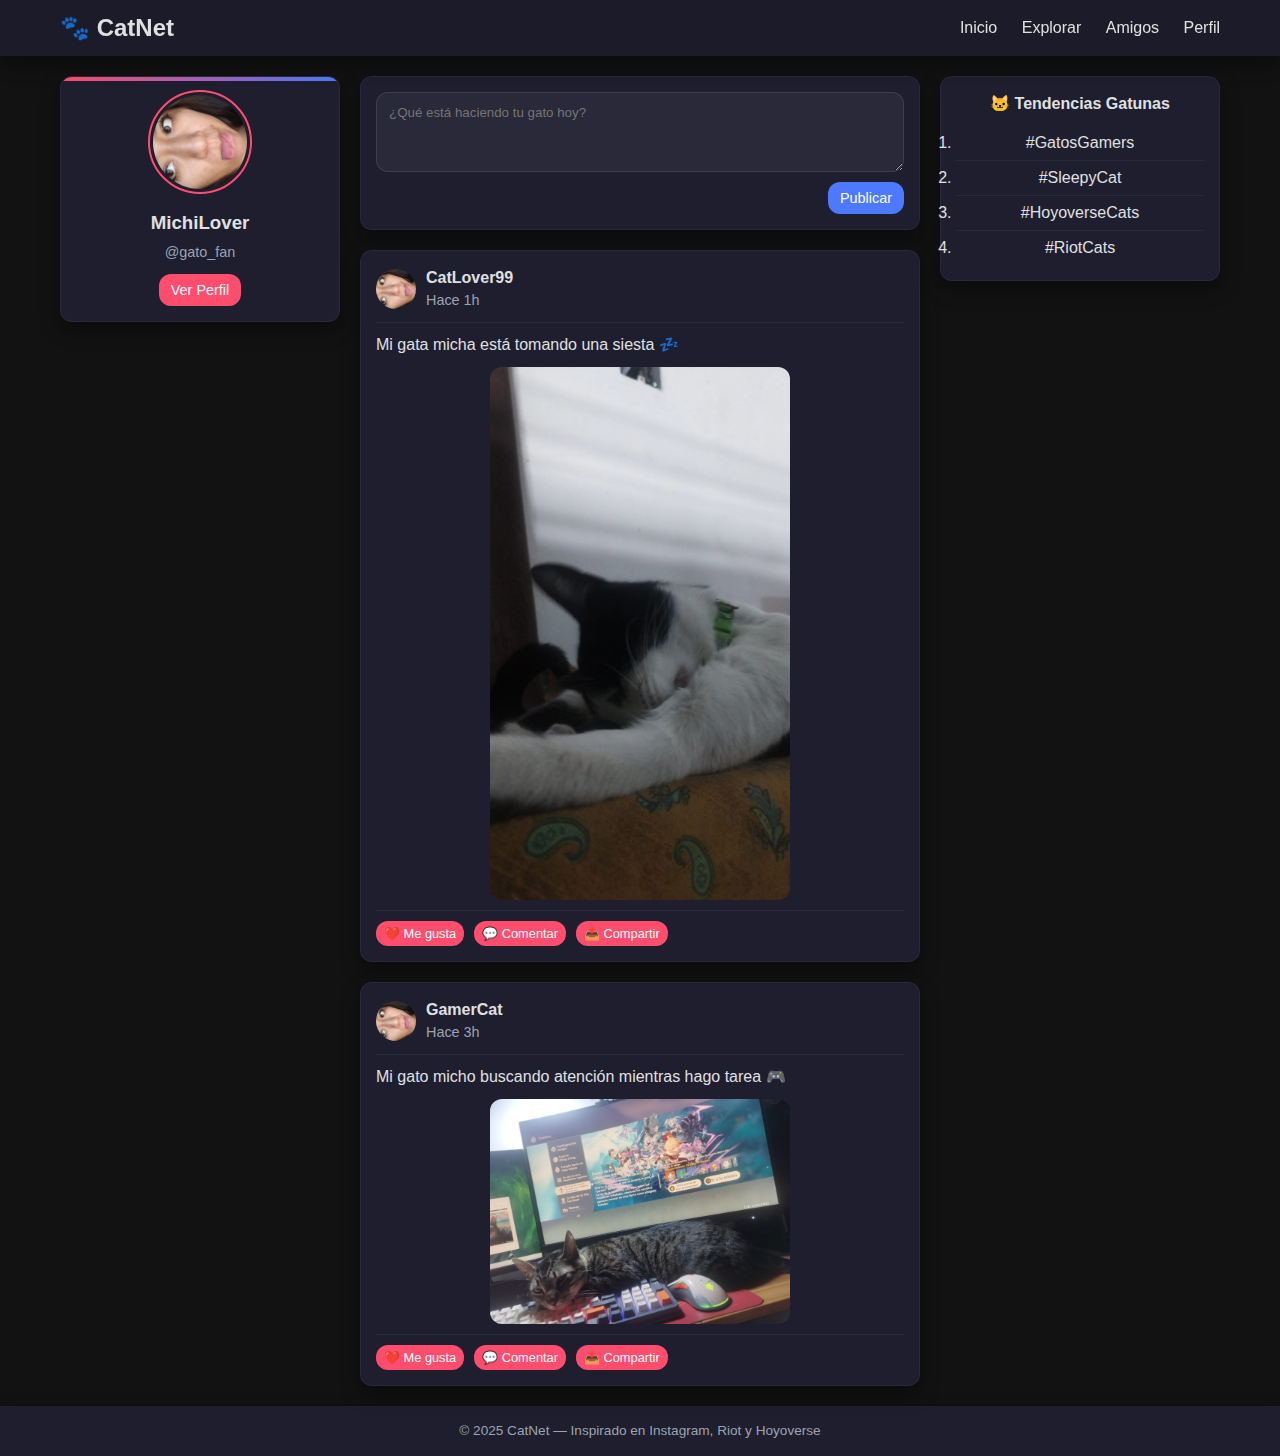
<file: index.html>
<!DOCTYPE html>
<html lang="es">
<head>
  <meta charset="UTF-8">
  <meta name="viewport" content="width=device-width, initial-scale=1.0">
  <title>CatNet - Red Social de Gatos</title>
  <link rel="stylesheet" href="styles.css">
</head>
<body>
  <!-- Barra superior -->
  <header class="topbar">
    <div class="container">
      <div class="logo">🐾 CatNet</div>
      <nav>
        <a href="#">Inicio</a>
        <a href="#">Explorar</a>
        <a href="#">Amigos</a>
        <a href="#">Perfil</a>
      </nav>
    </div>
  </header>

  <!-- Layout principal -->
  <main class="container layout">
    <!-- Sidebar -->
    <aside class="sidebar">
      <div class="card profile">
        <img src="images/avatar.jpg" alt="avatar" class="avatar">
        <h3>MichiLover</h3>
        <p class="muted">@gato_fan</p>
        <button class="btn">Ver Perfil</button>
      </div>
    </aside>

    <!-- Feed -->
    <section class="feed">
      <!-- Crear post -->
      <div class="card post-creator">
        <textarea placeholder="¿Qué está haciendo tu gato hoy?"></textarea>
        <button class="btn primary">Publicar</button>
      </div>

      <!-- Post ejemplo -->
      <article class="card post">
        <header class="post-header">
          <img src="images/avatar.jpg" alt="avatar" class="avatar-sm">
          <div>
            <strong>CatLover99</strong>
            <p class="muted">Hace 1h</p>
          </div>
        </header>
        <p>Mi gata micha está tomando una siesta 💤</p>
        <img src="images/gato1.jpg" alt="foto de gato" class="post-img">
        <div class="post-actions">
          <button class="btn small">❤️ Me gusta</button>
          <button class="btn small">💬 Comentar</button>
          <button class="btn small">📤 Compartir</button>
        </div>
      </article>

      <article class="card post">
        <header class="post-header">
          <img src="images/avatar.jpg" alt="avatar" class="avatar-sm">
          <div>
            <strong>GamerCat</strong>
            <p class="muted">Hace 3h</p>
          </div>
        </header>
        <p>Mi gato micho buscando atención mientras hago tarea 🎮</p>
        <img src="images/gato3.jpg" alt="foto de gato" class="post-img">
        <div class="post-actions">
          <button class="btn small">❤️ Me gusta</button>
          <button class="btn small">💬 Comentar</button>
          <button class="btn small">📤 Compartir</button>
        </div>
      </article>
    </section>

    <!-- Tendencias -->
    <aside class="trending">
      <div class="card">
        <h4>🐱 Tendencias Gatunas</h4>
        <ol>
          <li>#GatosGamers</li>
          <li>#SleepyCat</li>
          <li>#HoyoverseCats</li>
          <li>#RiotCats</li>
        </ol>
      </div>
    </aside>
  </main>

  <!-- Footer -->
  <footer class="footer muted">© 2025 CatNet — Inspirado en Instagram, Riot y Hoyoverse</footer>
</body>
</html>
</file>
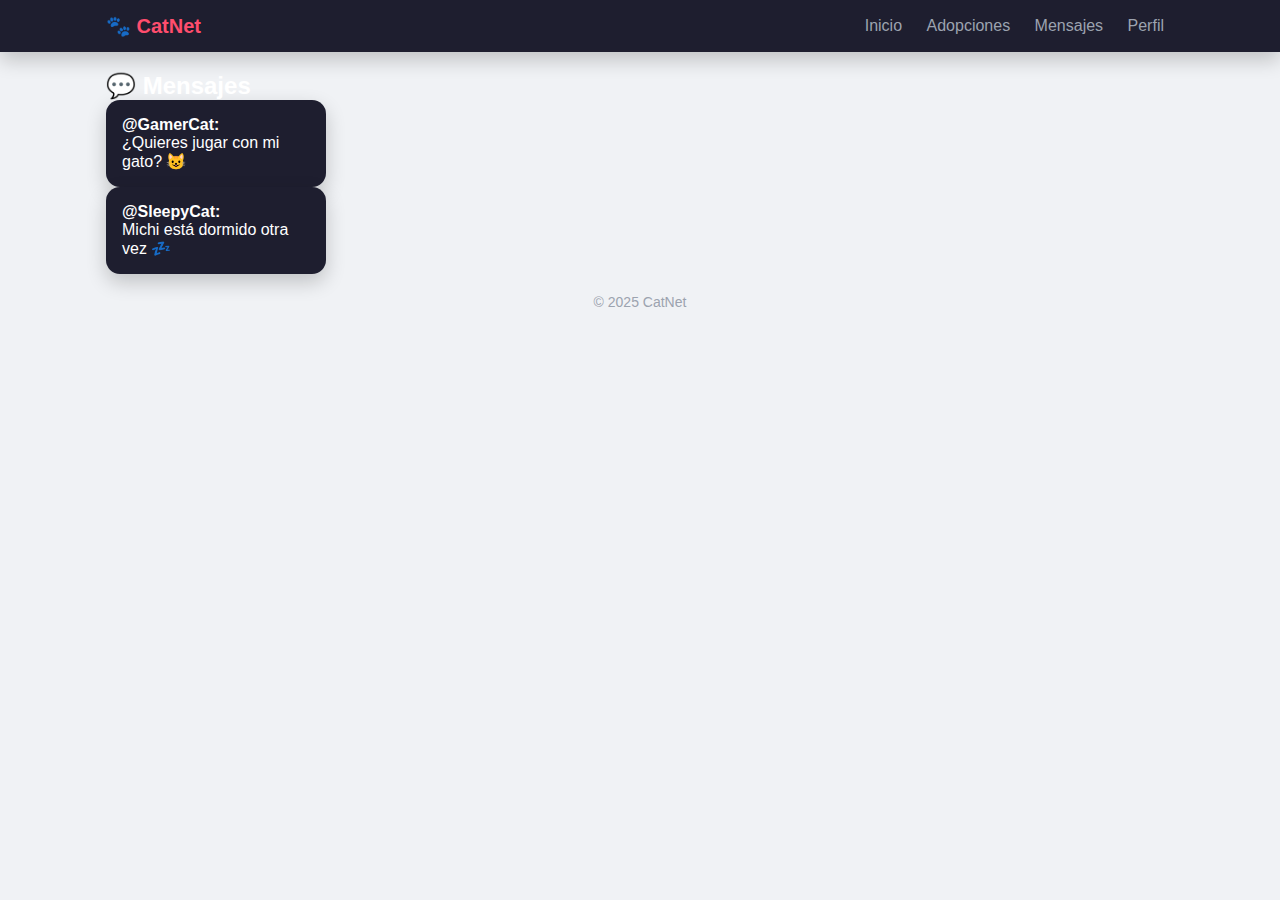
<file: pages/mensajes.html>
<!DOCTYPE html>
<html lang="es">
<head>
  <meta charset="UTF-8">
  <meta name="viewport" content="width=device-width, initial-scale=1.0">
  <title>CatNet - Mensajes</title>
  <link rel="stylesheet" href="../css/styles.css">
</head>
<body>
  <!-- Barra superior -->
  <header class="topbar">
    <div class="container">
      <div class="logo">🐾 CatNet</div>
      <nav>
        <a href="index.html">Inicio</a>
        <a href="adopciones.html">Adopciones</a>
        <a href="mensajes.html" class="active">Mensajes</a>
        <a href="perfil.html">Perfil</a>
      </nav>
    </div>
  </header>

  <!-- Layout principal -->
  <main class="container layout">
    <section class="feed">
      <h2>💬 Mensajes</h2>

      <div class="card">
        <strong>@GamerCat:</strong>
        <p>¿Quieres jugar con mi gato? 😺</p>
      </div>

      <div class="card">
        <strong>@SleepyCat:</strong>
        <p>Michi está dormido otra vez 💤</p>
      </div>
    </section>
  </main>

  <footer class="footer muted">© 2025 CatNet</footer>
</body>
</html>
</file>
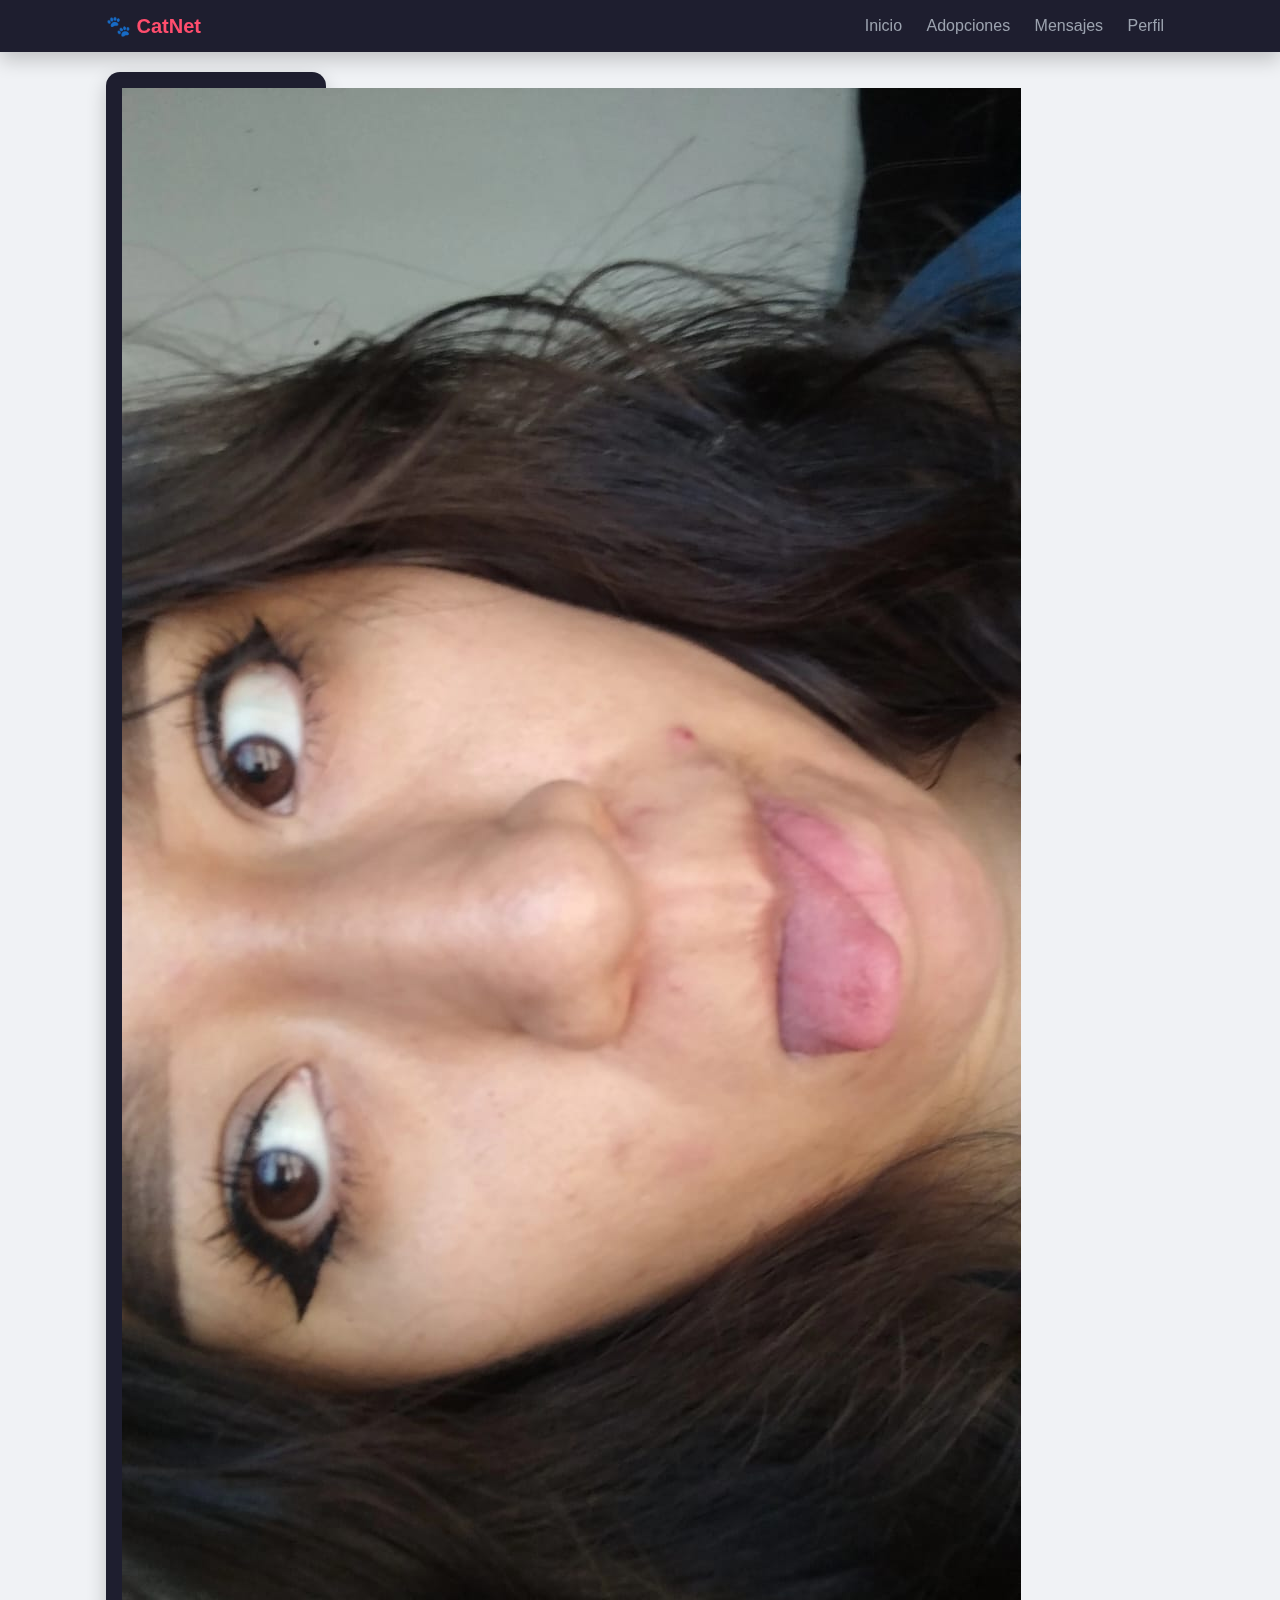
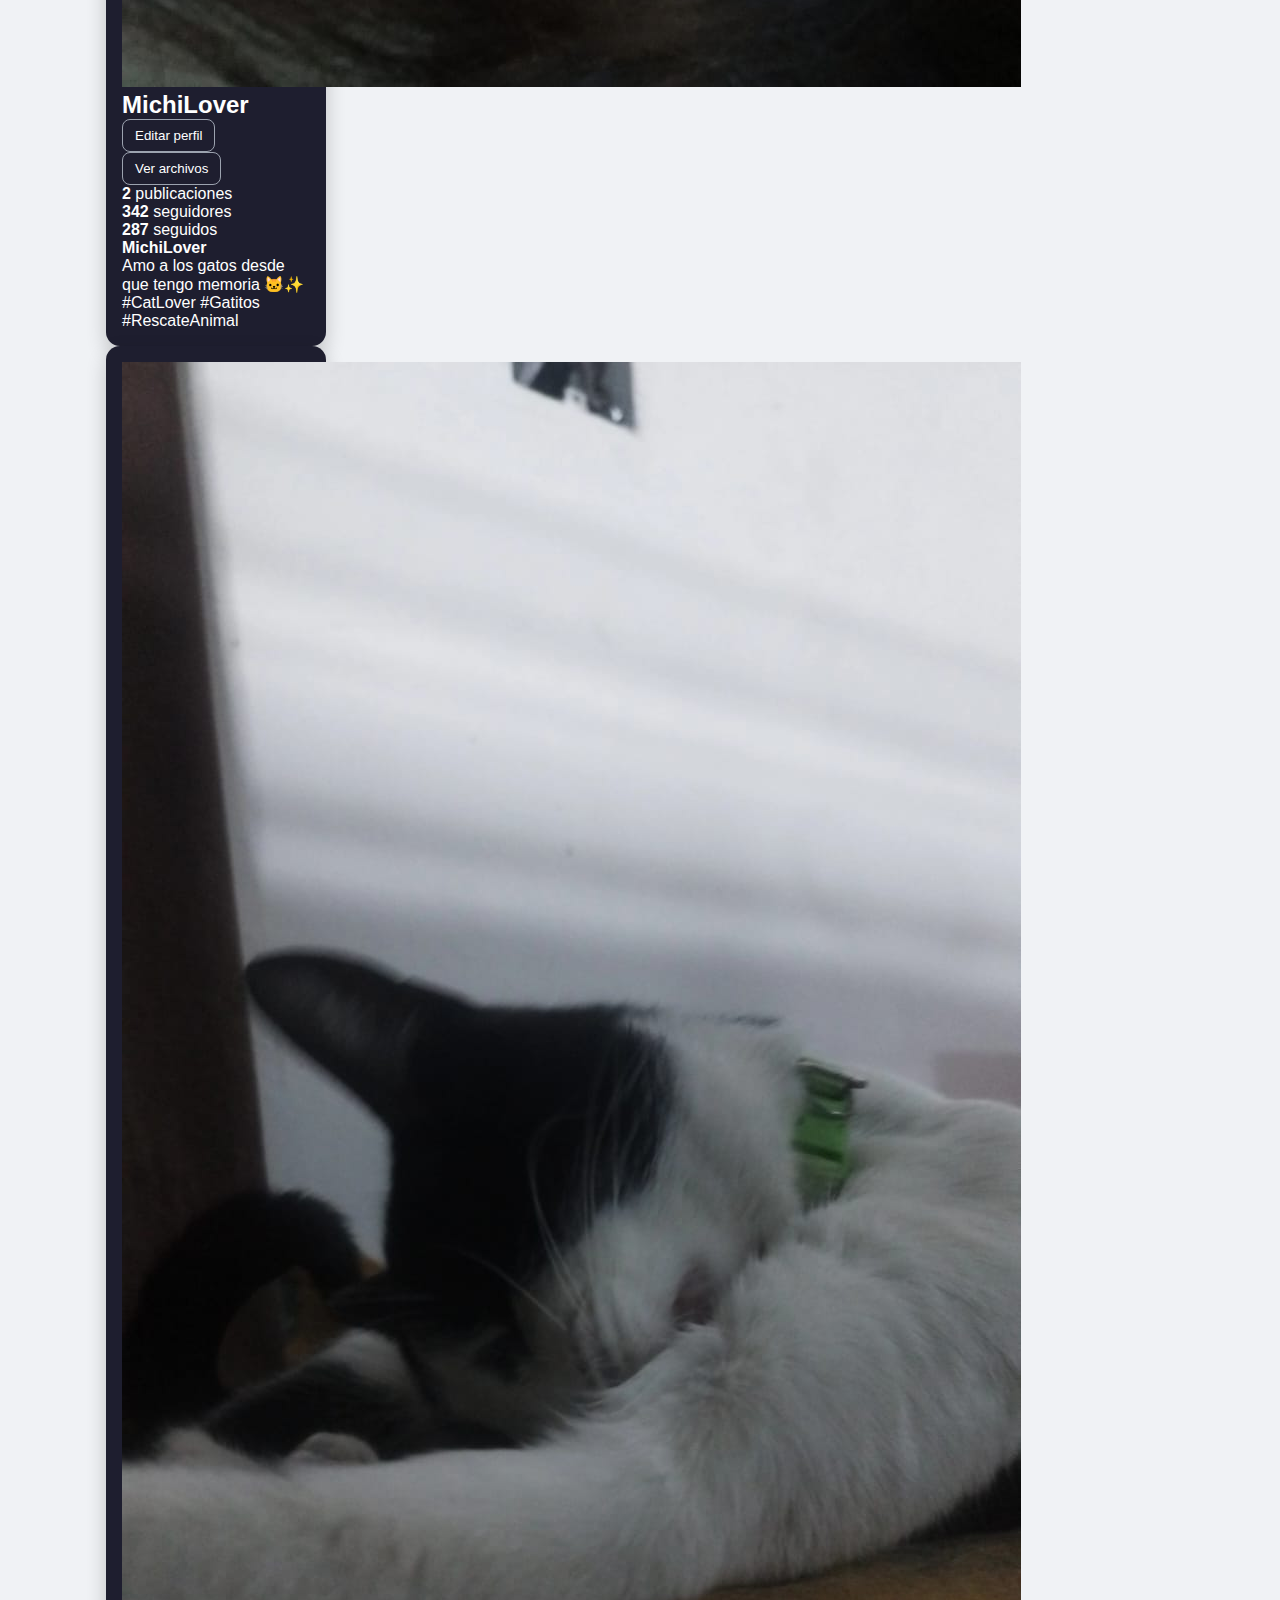
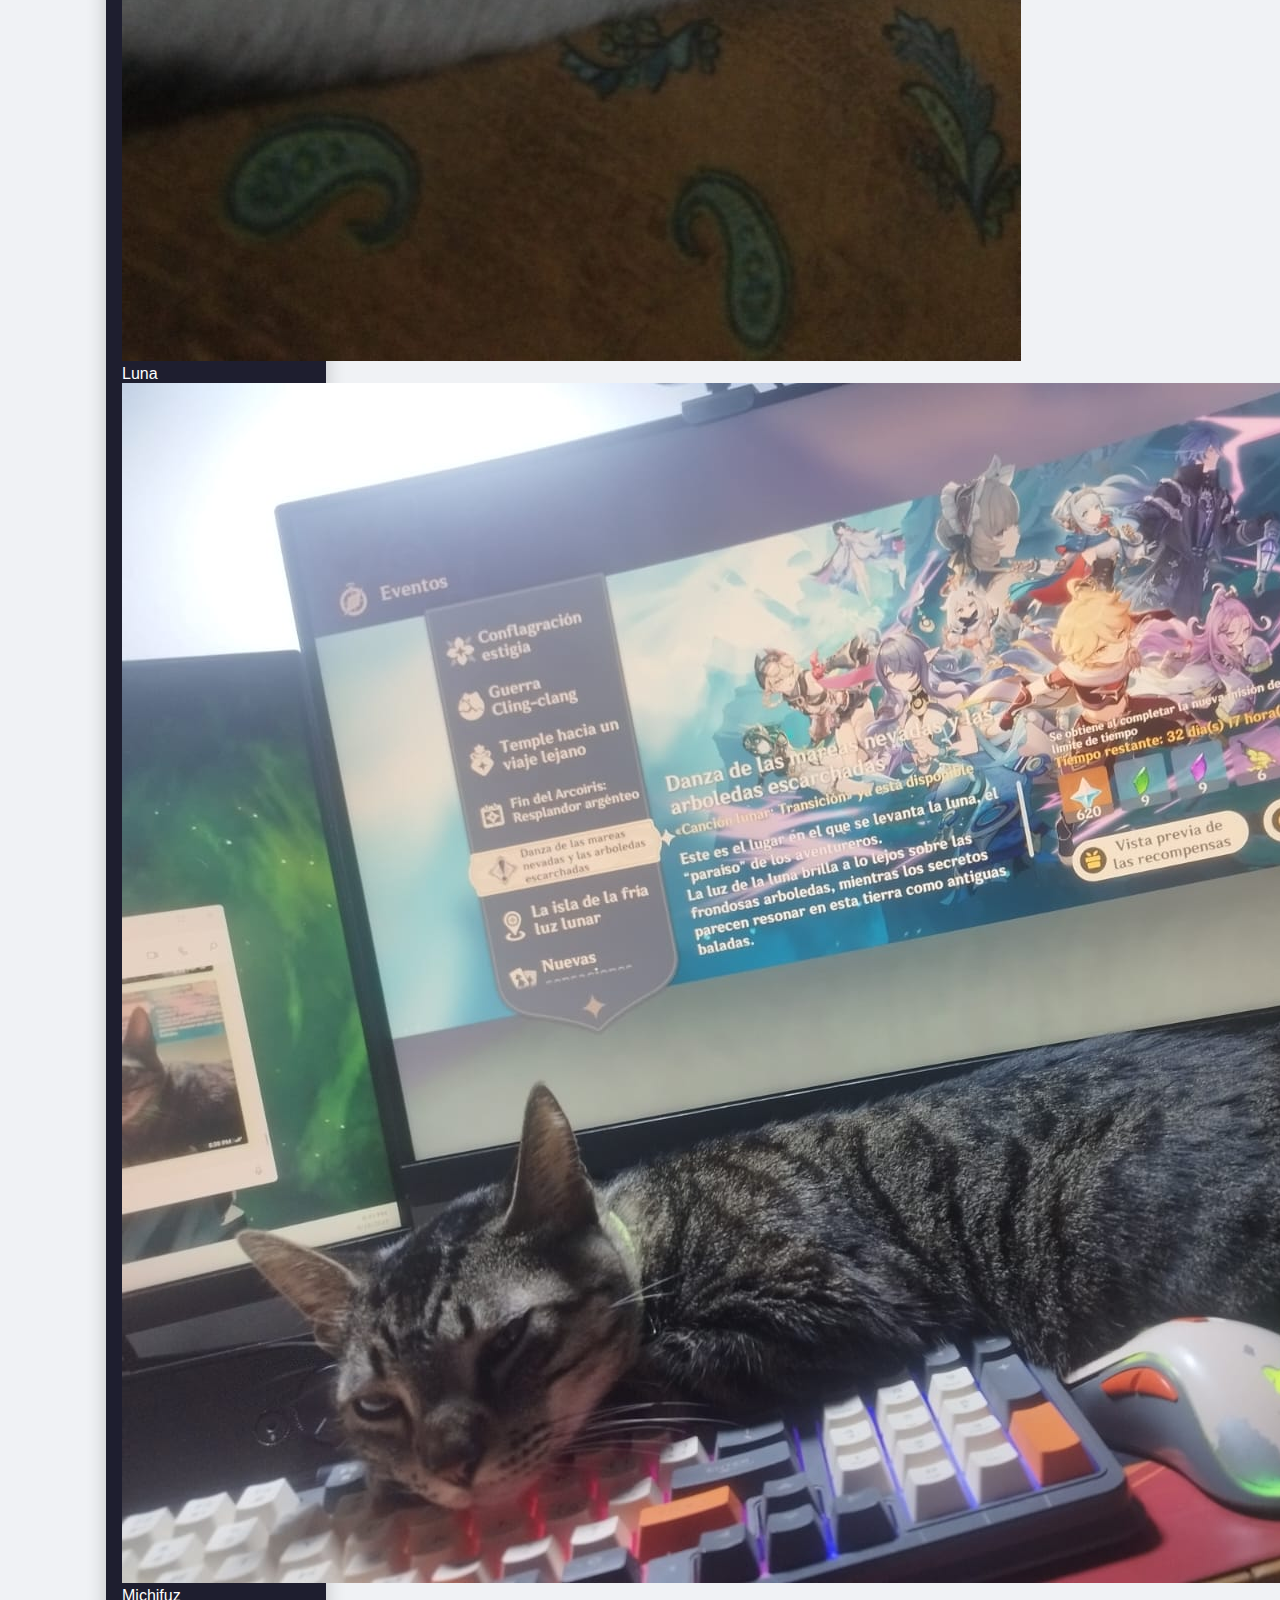
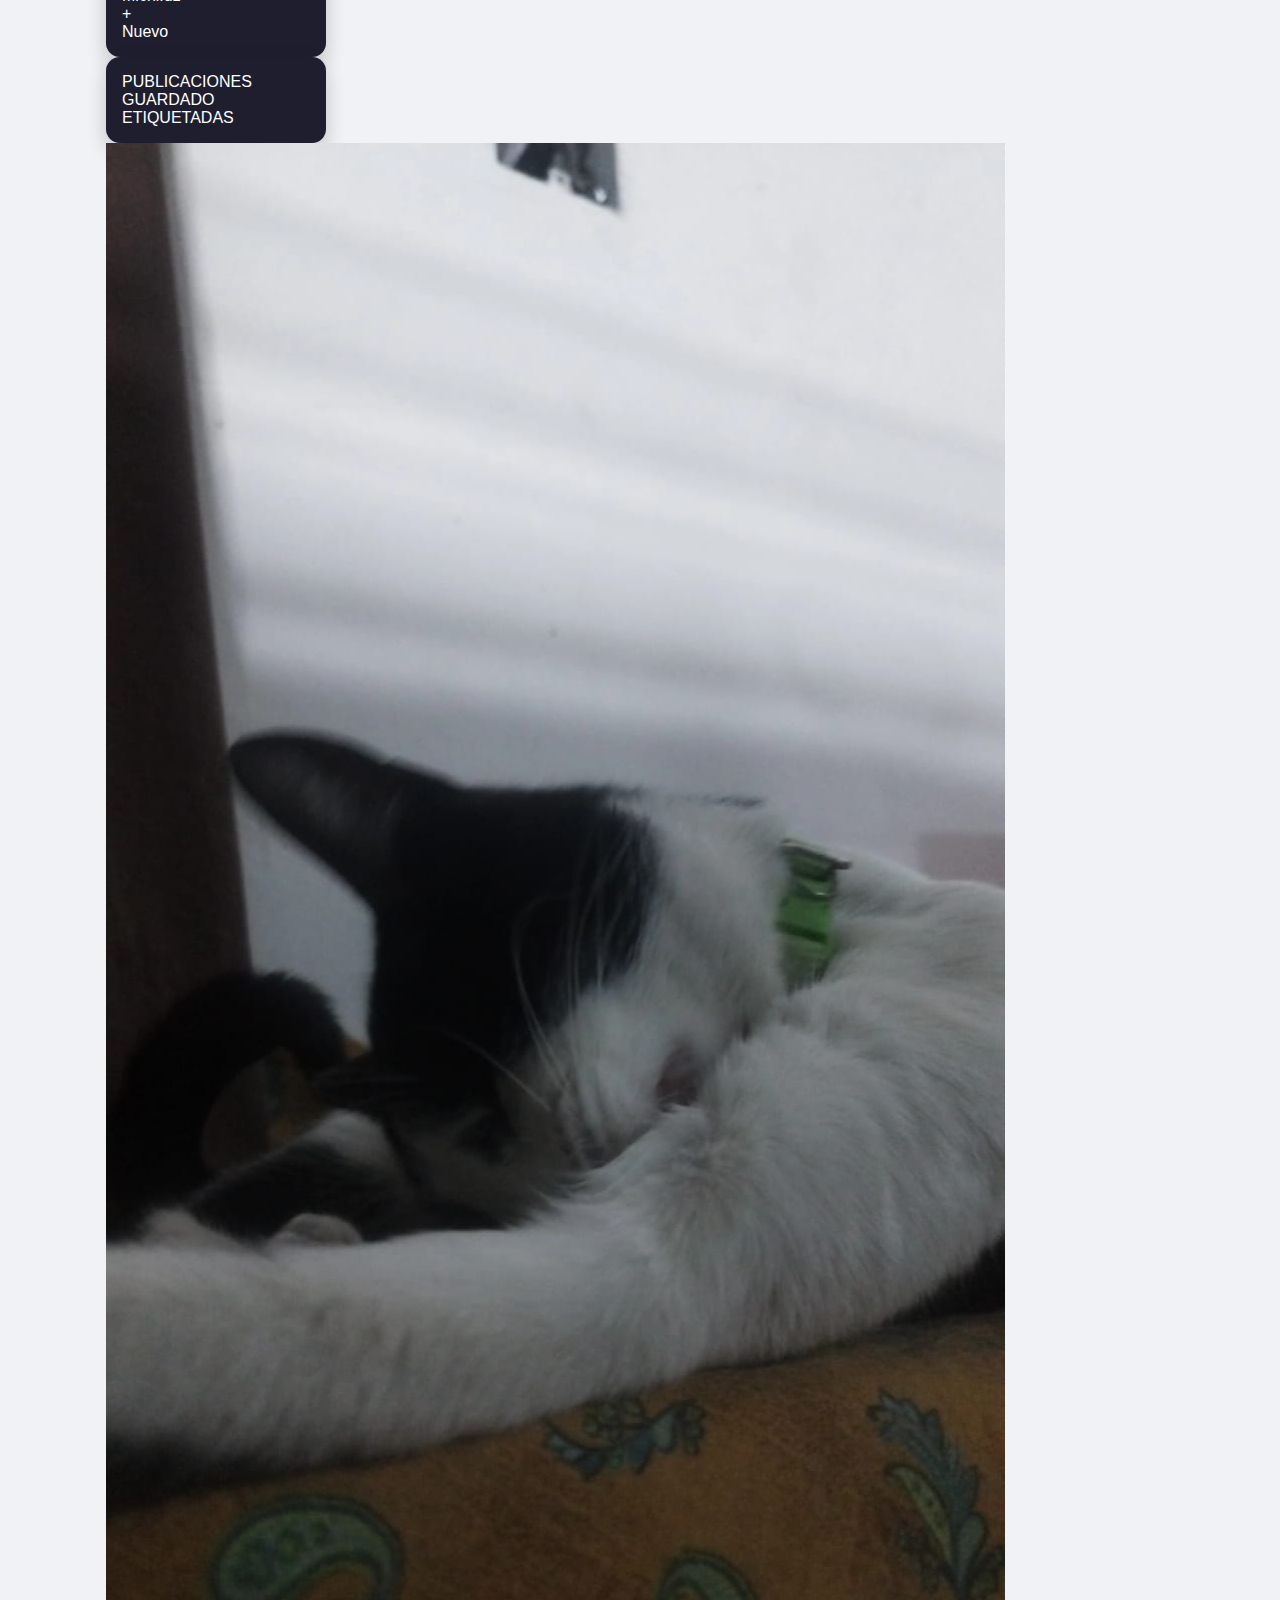
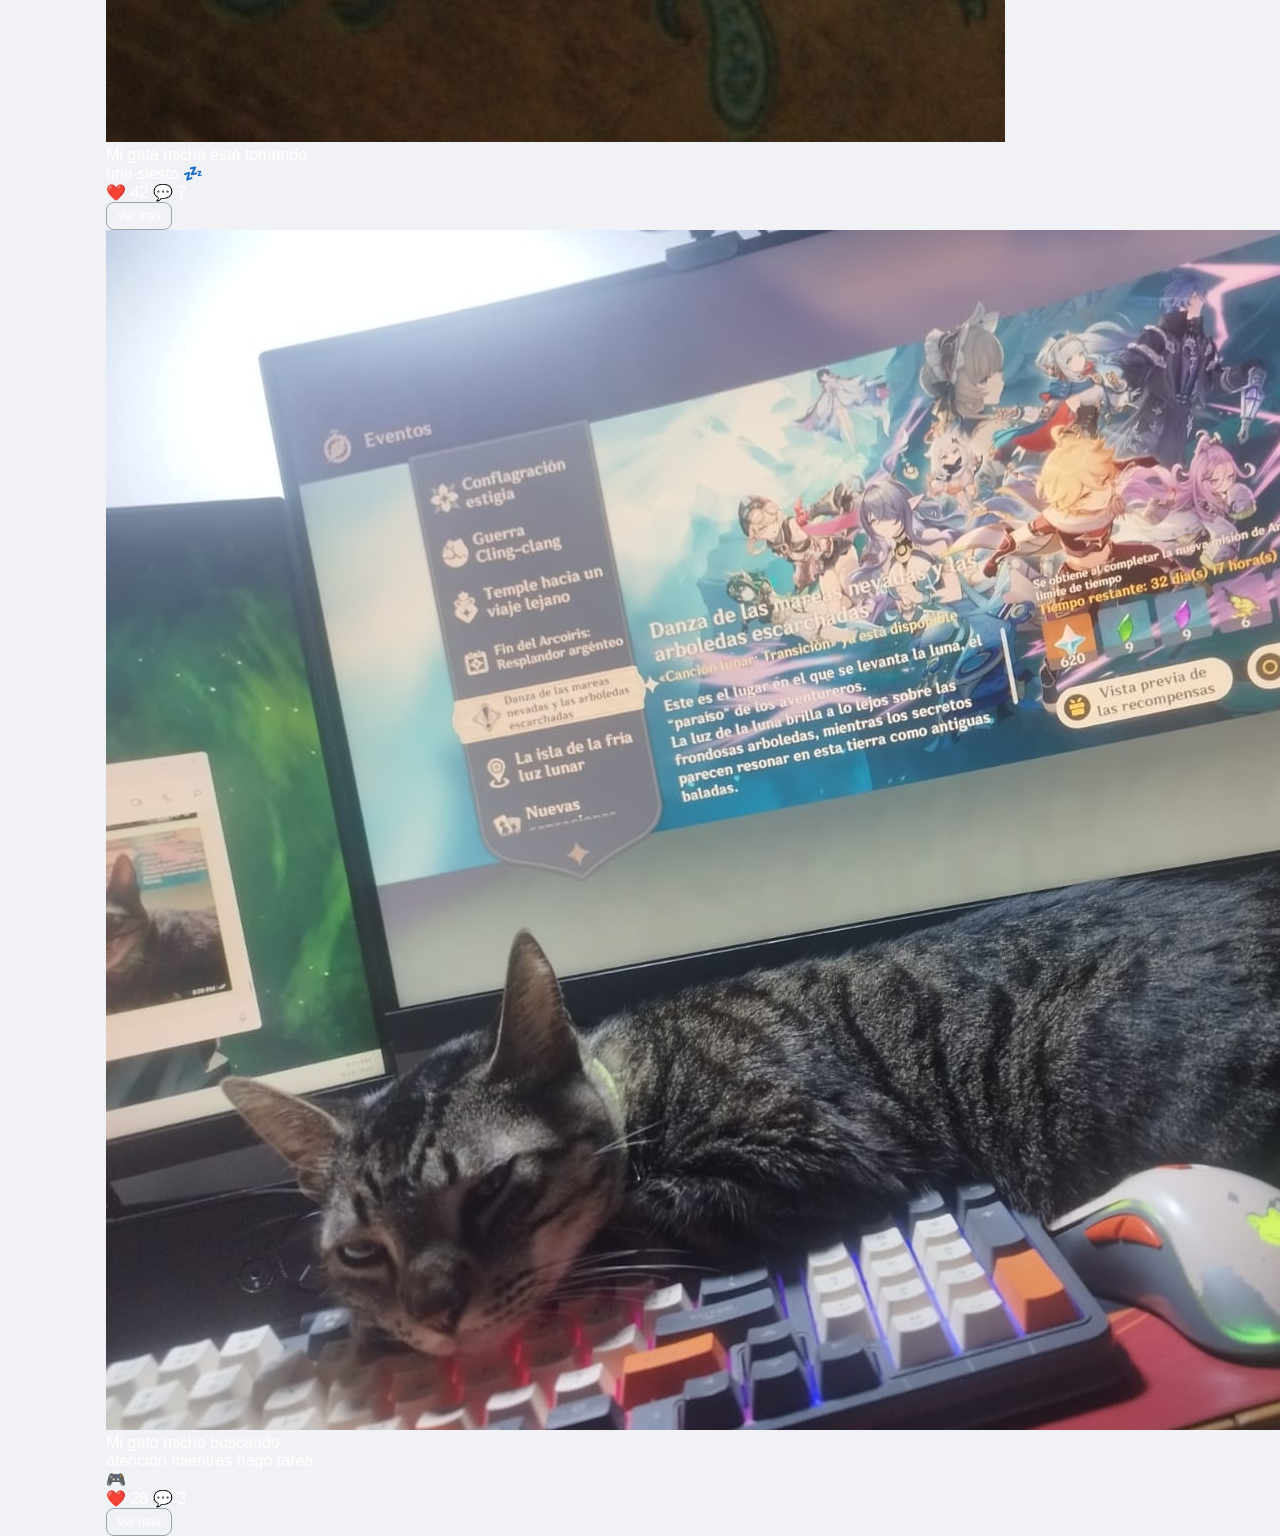
<file: pages/perfil.html>
<!DOCTYPE html>
<html lang="es">
<head>
  <meta charset="UTF-8">
  <meta name="viewport" content="width=device-width, initial-scale=1.0">
  <title>CatNet - Perfil</title>
  <link rel="stylesheet" href="../css/styles.css">
</head>
<body class="perfil-page">
  <!-- Barra superior -->
  <header class="topbar">
    <div class="container">
      <div class="logo">🐾 CatNet</div>
      <nav>
        <a href="../index.html">Inicio</a>
        <a href="adopciones.html">Adopciones</a>
        <a href="mensajes.html">Mensajes</a>
        <a href="perfil.html" class="active">Perfil</a>
      </nav>
    </div>
  </header>

  <!-- Layout principal -->
  <main class="container layout">
    <!-- Sidebar (oculto en perfil) -->
    <aside class="sidebar" style="display: none;">
      <!-- Este espacio se oculta en la página de perfil -->
    </aside>

    <!-- Feed/Perfil -->
    <section class="feed">
      <!-- Encabezado del perfil -->
      <div class="card profile-header">
        <div class="profile-info">
          <img src="../images/avatar.jpg" alt="avatar" class="avatar-large">
          <div class="profile-details">
            <div class="profile-username">
              <h2>MichiLover</h2>
              <button class="btn">Editar perfil</button>
              <button class="btn outline">Ver archivos</button>
            </div>
            
            <div class="profile-stats">
              <div><strong>2</strong> publicaciones</div>
              <div><strong>342</strong> seguidores</div>
              <div><strong>287</strong> seguidos</div>
            </div>
            
            <div class="profile-bio">
              <strong>MichiLover</strong>
              <p>Amo a los gatos desde que tengo memoria 🐱✨</p>
              <p>#CatLover #Gatitos #RescateAnimal</p>
            </div>
          </div>
        </div>
      </div>

      <!-- Historias destacadas -->
      <div class="card profile-highlights">
        <div class="highlight">
          <div class="highlight-circle">
            <img src="../images/gato1.jpg" alt="Historia 1">
          </div>
          <span>Luna</span>
        </div>
        <div class="highlight">
          <div class="highlight-circle">
            <img src="../images/gato3.jpg" alt="Historia 2">
          </div>
          <span>Michifuz</span>
        </div>
        <div class="highlight">
          <div class="highlight-circle">
            <span>+</span>
          </div>
          <span>Nuevo</span>
        </div>
      </div>

      <!-- Pestañas de perfil -->
      <div class="card profile-tabs">
        <div class="tab active">
          <span>PUBLICACIONES</span>
        </div>
        <div class="tab">
          <span>GUARDADO</span>
        </div>
        <div class="tab">
          <span>ETIQUETADAS</span>
        </div>
      </div>

<!-- Grid de publicaciones -->
<section class="profile-posts-grid">
  <!-- Publicación 1 -->
  <div class="profile-post-card">
    <img src="../images/gato1.jpg" alt="Publicación 1" class="profile-post-image">
    <div class="profile-post-info">
      <p>Mi gata micha está tomando una siesta 💤</p>
    </div>
    <div class="profile-post-actions">
      <div class="profile-post-stats">
        <span>❤️ 42</span>
        <span>💬 7</span>
      </div>
      <button class="btn small">Ver más</button>
    </div>
  </div>
  
  <!-- Publicación 2 -->
  <div class="profile-post-card">
    <img src="../images/gato3.jpg" alt="Publicación 2" class="profile-post-image">
    <div class="profile-post-info">
      <p>Mi gato micho buscando atención mientras hago tarea 🎮</p>
    </div>
    <div class="profile-post-actions">
      <div class="profile-post-stats">
        <span>❤️ 28</span>
        <span>💬 3</span>
      </div>
      <button class="btn small">Ver más</button>
    </div>
  </div>
  
  <!-- Más publicaciones... -->
</section>

</body>

</html>
</file>
<file: styles.css>
/* =======================
   VARIABLES Y ESTILO BASE
   ======================= */
:root {
  --bg: #121212;
  --card: #1e1e2f;
  --muted: #9ca3af;
  --text: #e0e0e0;
  --accent: #ff4d6d;
  --accent-2: #4d79ff;
  --radius: 12px;
  --shadow: 0 8px 20px rgba(0,0,0,0.4);
}

* {
  margin: 0;
  padding: 0;
  box-sizing: border-box;
}

body {
  font-family: "Segoe UI", Tahoma, Geneva, Verdana, sans-serif;
  background-color: var(--bg);
  color: var(--text);
  line-height: 1.5;
}

/* =======================
   BARRA SUPERIOR
   ======================= */
.topbar {
  background-color: rgba(30, 30, 47, 0.8);
  padding: 10px 0;
  box-shadow: var(--shadow);
  position: sticky;
  top: 0;
  z-index: 100;
  backdrop-filter: blur(10px);
}

.topbar .container {
  display: flex;
  justify-content: space-between;
  align-items: center;
  max-width: 1200px;
  margin: 0 auto;
  padding: 0 20px;
}

.topbar .logo {
  font-size: 1.5rem;
  font-weight: bold;
}

.topbar nav a {
  color: var(--text);
  text-decoration: none;
  margin-left: 20px;
  font-weight: 500;
  position: relative;
  padding: 5px 0;
}

.topbar nav a::after {
  content: '';
  position: absolute;
  bottom: 0;
  left: 0;
  width: 0;
  height: 2px;
  background-color: var(--accent);
  transition: width 0.3s ease;
}

.topbar nav a:hover::after, 
.topbar nav a.active::after {
  width: 100%;
}

.topbar nav a.active {
  color: var(--accent);
}

/* =======================
   LAYOUT PRINCIPAL
   ======================= */
.container.layout {
  display: flex;
  gap: 20px;
  max-width: 1200px;
  margin: 20px auto;
  padding: 0 20px;
}

/* =======================
   SIDEBAR Y PERFIL
   ======================= */
.sidebar, .trending {
  flex: 1;
  display: flex;
  flex-direction: column;
  gap: 20px;
}

.sidebar .profile, .trending .card {
  background-color: var(--card);
  border-radius: var(--radius);
  padding: 15px;
  box-shadow: var(--shadow);
  text-align: center;
  transition: transform 0.2s ease, box-shadow 0.2s ease;
  border: 1px solid rgba(255, 255, 255, 0.05);
}

.sidebar .profile:hover, .trending .card:hover {
  transform: translateY(-3px);
  box-shadow: 0 12px 25px rgba(0, 0, 0, 0.5);
}

.sidebar .profile {
  position: relative;
  overflow: hidden;
}

.sidebar .profile::before {
  content: '';
  position: absolute;
  top: 0;
  left: 0;
  right: 0;
  height: 4px;
  background: linear-gradient(90deg, var(--accent), var(--accent-2));
}

.sidebar .avatar, .feed .avatar-sm {
  border-radius: 50%;
}

.sidebar .avatar {
  width: 100px;
  height: 100px;
  object-fit: cover;
  margin-bottom: 10px;
  border: 3px solid var(--card);
  outline: 2px solid var(--accent);
}

.sidebar h3 {
  margin-bottom: 5px;
}

.sidebar .muted {
  color: var(--muted);
  font-size: 0.9rem;
  margin-bottom: 10px;
}

.btn {
  background-color: var(--accent);
  color: #fff;
  border: none;
  padding: 8px 12px;
  border-radius: var(--radius);
  cursor: pointer;
  transition: all 0.2s ease;
  font-size: 0.9rem;
  font-weight: 500;
}

.btn:hover {
  opacity: 0.85;
  transform: translateY(-2px);
}

.btn.small {
  padding: 5px 8px;
  font-size: 0.8rem;
  display: inline-flex;
  align-items: center;
  gap: 5px;
}

.btn.primary {
  background-color: var(--accent-2);
}

/* =======================
   FEED Y PUBLICACIONES
   ======================= */
.feed {
  flex: 2;
  display: flex;
  flex-direction: column;
  gap: 20px;
}

.card {
  background-color: var(--card);
  border-radius: var(--radius);
  padding: 15px;
  box-shadow: var(--shadow);
  transition: transform 0.2s ease, box-shadow 0.2s ease;
  border: 1px solid rgba(255, 255, 255, 0.05);
  animation: fadeIn 0.5s ease forwards;
}

.card:hover {
  transform: translateY(-3px);
  box-shadow: 0 12px 25px rgba(0, 0, 0, 0.5);
}

.card:nth-child(1) { animation-delay: 0.1s; }
.card:nth-child(2) { animation-delay: 0.2s; }
.card:nth-child(3) { animation-delay: 0.3s; }
.card:nth-child(4) { animation-delay: 0.4s; }
.card:nth-child(5) { animation-delay: 0.5s; }

.post-header {
  display: flex;
  align-items: center;
  gap: 10px;
  margin-bottom: 10px;
  padding-bottom: 10px;
  border-bottom: 1px solid rgba(255, 255, 255, 0.05);
}

.avatar-sm {
  width: 40px;
  height: 40px;
  object-fit: cover;
}

.post-img {
  width: 90%;
  max-width: 300px;
  margin: 10px auto; /* centrado */
  display: block;
  border-radius: var(--radius);
  transition: transform 0.3s ease;
  cursor: pointer;
}


.post-img:hover {
  transform: scale(1.02);
}

.post-actions {
  display: flex;
  gap: 10px;
  flex-wrap: wrap;
  border-top: 1px solid rgba(255, 255, 255, 0.05);
  padding-top: 10px;
  margin-top: 10px;
}

/* Creador de publicaciones */
.post-creator {
  display: flex;
  flex-direction: column;
}

.post-creator textarea {
  background-color: rgba(255, 255, 255, 0.05);
  border: 1px solid rgba(255, 255, 255, 0.1);
  border-radius: var(--radius);
  padding: 12px;
  color: var(--text);
  margin-bottom: 10px;
  resize: vertical;
  min-height: 80px;
  font-family: inherit;
}

.post-creator textarea:focus {
  outline: none;
  border-color: var(--accent);
}

.post-creator .btn {
  align-self: flex-end;
}

/* =======================
   PUBLICACIONES PERFIL
   ======================= */
/* =======================
   PUBLICACIONES PERFIL
   ======================= */
.profile-posts-grid {
  display: grid;
  grid-template-columns: repeat(auto-fill, minmax(250px, 1fr));
  gap: 20px;
  margin-top: 20px;
}

.profile-post-card {
  background-color: var(--card);
  border-radius: var(--radius);
  box-shadow: var(--shadow);
  overflow: hidden;
  display: flex;
  flex-direction: column;
  transition: transform 0.2s ease, box-shadow 0.2s ease;
  border: 1px solid rgba(255, 255, 255, 0.05);
}

.profile-post-card:hover {
  transform: translateY(-3px);
  box-shadow: 0 12px 25px rgba(0,0,0,0.5);
}

.profile-post-image {
  width: 100%;
  height: 200px;
  object-fit: cover;
  display: block;
  cursor: pointer;
  transition: transform 0.3s ease;
}

.profile-post-image:hover {
  transform: scale(1.02);
}

.profile-post-info {
  padding: 10px 15px;
  color: var(--text);
  font-size: 0.95rem;
  flex: 1;
}

.profile-post-actions {
  display: flex;
  justify-content: space-between;
  align-items: center;
  padding: 10px 15px;
  border-top: 1px solid rgba(255, 255, 255, 0.05);
}

.profile-post-stats span {
  margin-right: 10px;
  font-size: 0.9rem;
  color: var(--muted);
}

.profile-post-actions .btn.small {
  padding: 5px 10px;
  font-size: 0.8rem;
}

/* RESPONSIVE */
@media(max-width: 600px) {
  .profile-posts-grid {
    grid-template-columns: 1fr;
  }

  .profile-post-image {
    height: 180px;
  }
}

/* =======================
   TENDENCIAS
   ======================= */
.trending .user-status li {
  display: flex;
  align-items: center;
  gap: 10px;
  margin: 5px 0;
  padding: 8px 0;
  transition: background-color 0.2s ease;
  border-radius: 4px;
  padding-left: 5px;
}

.trending .user-status li:hover {
  background-color: rgba(255, 255, 255, 0.05);
}

.trending ol li, .trending ul li {
  transition: color 0.2s ease;
  padding: 5px 0;
  border-bottom: 1px solid rgba(255, 255, 255, 0.05);
}

.trending ol li:last-child, .trending ul li:last-child {
  border-bottom: none;
}

.trending ol li:hover, .trending ul li:hover {
  color: var(--accent);
  cursor: pointer;
}

.status {
  width: 10px;
  height: 10px;
  border-radius: 50%;
}

.status.online { background-color: #4caf50; }
.status.busy { background-color: #ff9800; }
.status.offline { background-color: #9ca3af; }

/* =======================
   TEXTOS Y TIPOGRAFÍA
   ======================= */
h2, h3, h4 {
  margin-bottom: 10px;
}

.muted {
  color: var(--muted);
  font-size: 0.9rem;
}

/* =======================
   FOOTER
   ======================= */
.footer {
  text-align: center;
  padding: 15px 0;
  background-color: var(--card);
  box-shadow: var(--shadow);
  margin-top: 20px;
  font-size: 0.85rem;
}

/* =======================
   RESPONSIVE
   ======================= */
@media(max-width: 900px){
  .container.layout {
    flex-direction: column;
  }

  .sidebar, .trending {
    flex: unset;
  }
  
  .post-creator .btn {
    align-self: stretch;
  }
  
  .trending {
    order: -1;
  }
}

/* =======================
   ESTILOS PARA PÁGINA DE PERFIL
   ======================= */

/* Ocultar sidebar en página de perfil */
.perfil-page .sidebar {
  display: none;
}

.perfil-page .layout {
  grid-template-columns: 1fr;
}

/* Encabezado del perfil */
.profile-header {
  display: flex;
  padding: 20px;
  margin-bottom: 20px;
}

.profile-info {
  display: flex;
  align-items: center;
  gap: 30px;
}

.avatar-large {
  width: 150px;
  height: 150px;
  border-radius: 50%;
  object-fit: cover;
  border: 3px solid var(--accent);
}

.profile-details {
  flex: 1;
}

.profile-username {
  display: flex;
  align-items: center;
  gap: 15px;
  margin-bottom: 15px;
}

.profile-username h2 {
  margin: 0;
  font-size: 28px;
  font-weight: 300;
}

.profile-stats {
  display: flex;
  gap: 30px;
  margin-bottom: 15px;
}

.profile-stats div {
  text-align: center;
}

.profile-stats div strong {
  display: block;
  font-size: 1.2rem;
}

.profile-bio strong {
  display: block;
  margin-bottom: 5px;
}

.btn.outline {
  background: transparent;
  border: 1px solid var(--muted);
  color: var(--text);
}

/* Historias destacadas */
.profile-highlights {
  display: flex;
  justify-content: space-around;
  padding: 15px;
  margin-bottom: 20px;
  border-top: 1px solid #363636;
  border-bottom: 1px solid #363636;
}

.highlight {
  display: flex;
  flex-direction: column;
  align-items: center;
  cursor: pointer;
}

.highlight-circle {
  width: 70px;
  height: 70px;
  border-radius: 50%;
  display: flex;
  align-items: center;
  justify-content: center;
  background: radial-gradient(circle at 30% 107%, #fdf497 0%, #fdf497 5%, #fd5949 45%, #d6249f 60%, #285AEB 90%);
  margin-bottom: 8px;
}

.highlight-circle img {
  width: 64px;
  height: 64px;
  border-radius: 50%;
  object-fit: cover;
  border: 2px solid var(--bg);
}

.highlight-circle span {
  font-size: 20px;
  color: white;
}

.highlight span {
  font-size: 12px;
  color: var(--text);
}

/* Pestañas de perfil */
.profile-tabs {
  display: flex;
  justify-content: center;
  padding: 0;
  margin-bottom: 20px;
  border-top: 1px solid #363636;
}

.tab {
  flex: 1;
  text-align: center;
  padding: 15px;
  cursor: pointer;
  color: var(--muted);
  font-weight: 600;
  border-top: 1px solid transparent;
}

.tab.active {
  color: var(--text);
  border-top: 1px solid var(--text);
}

/* Responsive para perfil */
@media (max-width: 900px) {
  .profile-info {
    flex-direction: column;
    text-align: center;
  }
  
  .profile-username {
    justify-content: center;
  }
  
  .profile-stats {
    justify-content: space-around;
  }
  
  .profile-highlights {
    flex-wrap: wrap;
    gap: 15px;
  }
  
  .perfil-page .trending {
    display: none;
  }
}

@media (max-width: 600px) {
  .profile-username {
    flex-direction: column;
    gap: 10px;
  }
  
  .profile-stats {
    flex-direction: column;
    gap: 10px;
  }
}

/* =======================
   ANIMACIONES Y EFECTOS
   ======================= */
@keyframes fadeIn {
  from { opacity: 0; transform: translateY(10px); }
  to { opacity: 1; transform: translateY(0); }
}

/* Scroll personalizado */
::-webkit-scrollbar {
  width: 8px;
}

::-webkit-scrollbar-track {
  background: var(--bg);
}

::-webkit-scrollbar-thumb {
  background: var(--card);
  border-radius: 4px;
}

::-webkit-scrollbar-thumb:hover {
  background: var(--accent);
}
</file>
<file: css/styles.css>
:root {
  --bg: #f0f2f5;
  --card: #1e1e2f;
  --muted: #9ca3af;
  --accent: #ff4d6d; /* rosa estilo Hoyoverse */
  --accent-2: #4d79ff; /* azul estilo Riot */
  --radius: 14px;
  --shadow: 0 8px 20px rgba(0,0,0,0.2);
}

*{box-sizing:border-box;margin:0;padding:0}

body {
  font-family: 'Segoe UI', Tahoma, Geneva, Verdana, sans-serif;
  background: var(--bg);
  color: white;
}

.container {
  max-width: 1100px;
  margin: auto;
  padding: 0 16px;
}

/* Topbar */
.topbar {
  background: var(--card);
  box-shadow: var(--shadow);
  padding: 14px 0;
  position: sticky;
  top: 0;
}
.topbar .container {
  display: flex;
  justify-content: space-between;
  align-items: center;
}
.topbar nav a {
  margin: 0 10px;
  text-decoration: none;
  color: var(--muted);
  transition: 0.3s;
}
.topbar nav a:hover { color: var(--accent); }
.logo { font-size: 20px; font-weight: bold; color: var(--accent); }

/* Layout */
.layout {
  display: grid;
  grid-template-columns: 220px 1fr 250px;
  gap: 20px;
  margin-top: 20px;
}

/* Cards */
.card {
  background: var(--card);
  border-radius: var(--radius);
  box-shadow: var(--shadow);
  padding: 16px;
}

/* Perfil */
.profile { text-align: center; }
.avatar { width: 80px; border-radius: 50%; }
.avatar-sm { width: 40px; border-radius: 50%; }
.muted { color: var(--muted); font-size: 14px; }

/* Botones */
.btn {
  background: transparent;
  border: 1px solid var(--muted);
  padding: 8px 12px;
  border-radius: 8px;
  cursor: pointer;
  color: white;
}
.btn.primary { background: var(--accent); border: none; }
.btn.small { font-size: 12px; padding: 6px 10px; }

/* Crear post (normal, no se queda fijo al scrollear) */
.post-creator {
  position: relative;   /* valor por defecto */
  background: var(--card);
  padding: 14px;
  border-radius: var(--radius);
  box-shadow: var(--shadow);
  display: flex;
  flex-direction: column;
  gap: 10px;
}

/* Textarea ajustado */
.post-creator textarea {
  width: 100%;
  min-height: 80px;
  border-radius: 10px;
  border: 1px solid #444;
  padding: 10px;
  resize: none;
  background: #2a2a3d;
  color: white;
}

/* Botón alineado abajo del cuadro */
.post-creator .btn {
  align-self: flex-end;   /* empuja el botón a la derecha */
}


/* Tendencias */
.trending ol { margin-left: 20px; }

/* Footer */
.footer { text-align: center; padding: 20px; color: var(--muted); }

/* Responsive */
@media (max-width: 900px) {
  .layout { grid-template-columns: 1fr; }
  .sidebar, .trending { order: 3; }
}
</file>
